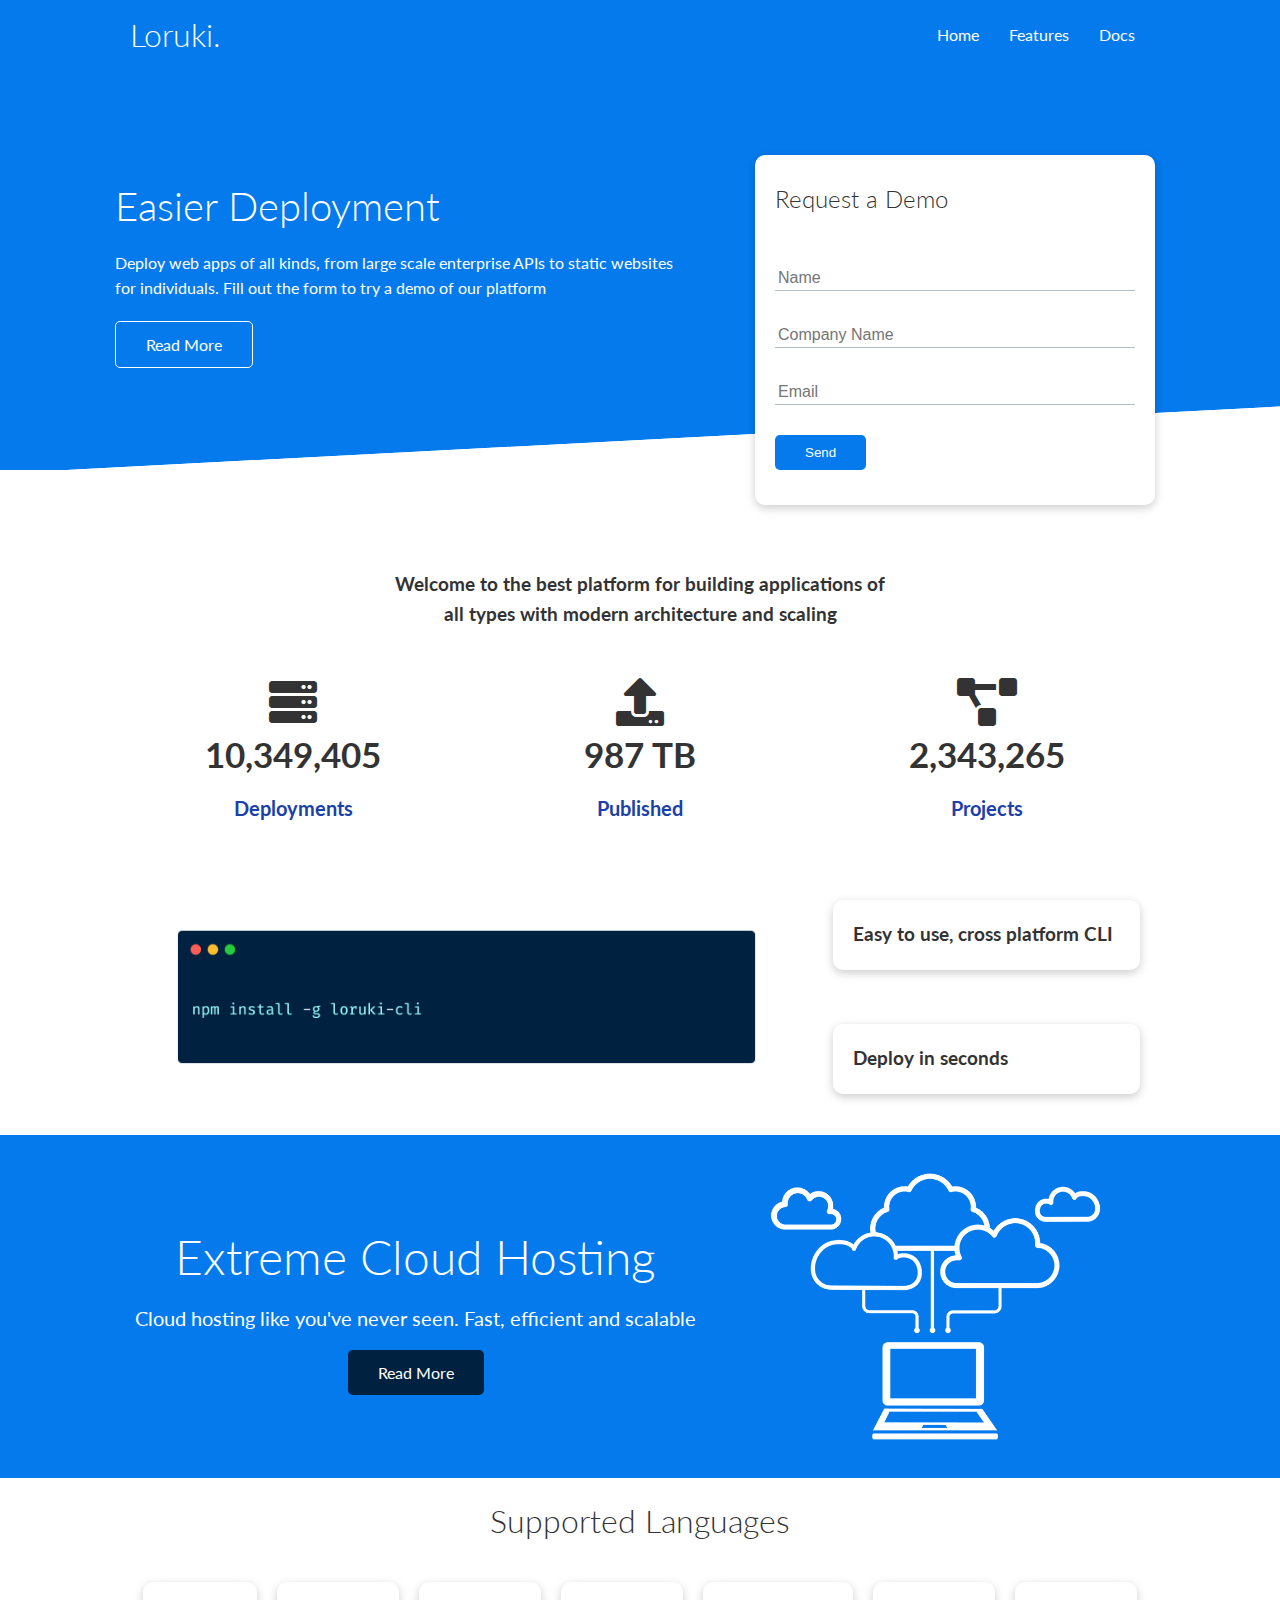
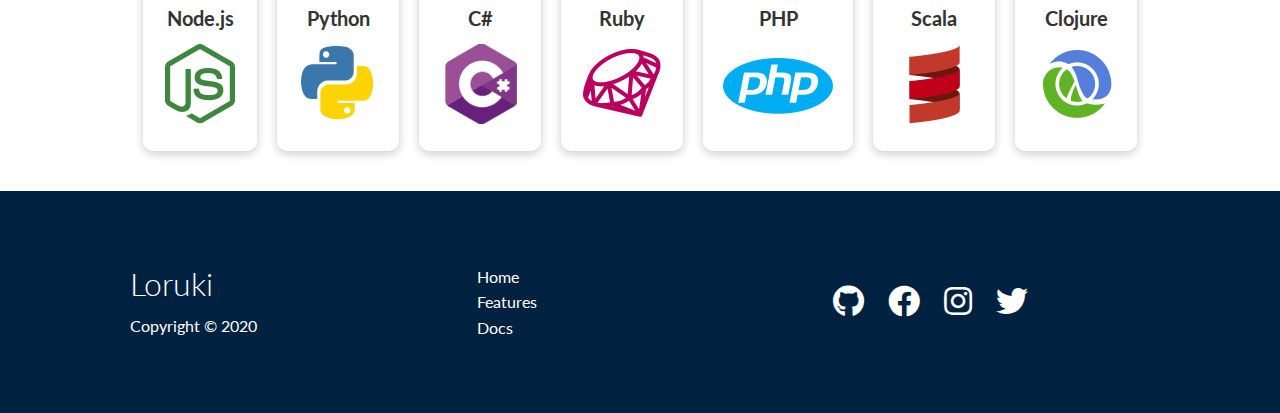
<file: index.html>
<!DOCTYPE html>
<html lang="en">
<head>
    <meta charset="UTF-8">
    <meta http-equiv="X-UA-Compatible" content="IE=edge">
    <meta name="viewport" content="width=device-width, initial-scale=1.0">
    <link rel="stylesheet" href="https://cdnjs.cloudflare.com/ajax/libs/font-awesome/5.15.4/css/all.min.css" integrity="sha512-1ycn6IcaQQ40/MKBW2W4Rhis/DbILU74C1vSrLJxCq57o941Ym01SwNsOMqvEBFlcgUa6xLiPY/NS5R+E6ztJQ==" crossorigin="anonymous" referrerpolicy="no-referrer" />
    <link rel="stylesheet" href="css/style.css">
    <link rel="stylesheet" href="css/utilities.css">
    <title>Loruki | Cloud Hosting For Everyone</title>
</head>
<body>
    <!-- Navbar -->
    <div class="navbar">
        <div class="container flex">
            <h1 class="logo">Loruki.</h1>
            <nav>
                <ul>
                    <li><a href="index.html">Home</a></li>
                    <li><a href="features.html">Features</a></li>
                    <li><a href="docs.html">Docs</a></li>
                </ul>
            </nav>
        </div>
    </div>

    <!-- Showcase -->
    <section class="showcase">
        <div class="container grid">
            <div class="showcase-text">
                <h1>Easier Deployment</h1>
                <p>Deploy web apps of all kinds, from
                large scale enterprise APIs to static
                websites for individuals. Fill out the
                form to try a demo of our platform</p>
                <a href="features.html" class="btn btn-outline">Read More</a>
            </div>

            <div class="showcase-form card">
                <h2>Request a Demo</h2>
                <form name="contact" method="POST" netlify-honeypot="bot-field" data-netlify="true">
                    <input type="hidden" name="form-name" value="contact">
                    <p class="hidden">
                        <label>Don't fill this out if you're human: <input 
                        name="bot-field" /></label>
                    </p>
                    <div class="form-control">
                        <input type="text" name="name"
                        placeholder="Name"
                        required>
                    </div>
                    <div class="form-control">
                        <input type="text" name="company"
                        placeholder="Company Name" required>
                    </div>
                    <div class="form-control">
                        <input type="email" name="email"
                        placeholder="Email"
                        required>
                    </div>
                    <input type="submit" value="Send" class="btn btn-primary">
                </form>
            </div>
        </div>
    </section>

    <!-- Stats -->
    <section class="stats">
        <div class="container">
            <h3 class="stats-heading text-center">
                Welcome to the best platform for building applications of all
                types with modern architecture and scaling
            </h3>

            <div class="grid grid-3 text-center my-4">
                <div>
                    <i class="fas fa-server fa-3x"></i>
                    <h3>10,349,405</h3>
                    <p class="text-secondary">Deployments</p>
                </div>
                <div>
                    <i class="fas fa-upload fa-3x"></i>
                    <h3>987 TB</h3>
                    <p class="text-secondary">Published</p>
                </div>
                <div>
                    <i class="fas fa-project-diagram fa-3x"></i>
                    <h3>2,343,265</h3>
                    <p class="text-secondary">Projects</p>
                </div>
            </div>
        </div>
    </section>

    <!-- Cli -->
    <section class="cli">
        <div class="container grid">
            <img src="images/cli.png" alt="">
            <div class="card">
                <h3>Easy to use, cross platform CLI</h3>
            </div>
            <div class="card">
                <h3>Deploy in seconds</h3>
            </div>
        </div>
    </section>

    <!-- Cloud -->
    <section class="cloud bg-primary my-2 py-2">
        <div class="container grid">
            <div class="text-center">
                <h2 class="lg">Extreme Cloud Hosting</h2>
                <p class="lead my-1">Cloud hosting like you've never seen.
                Fast, efficient and scalable</p>
                <a href="features.html" class="btn btn-dark">Read More</a>
            </div>
            <img src="images/cloud.png" alt="">
        </div>
    </section>

    <!-- Languages -->
    <section class="languages">
        <h2 class="md text-center my-2">
            Supported Languages
        </h2>
        <div class="container flex">
            <div class="card">
                <h4>Node.js</h4>
                <img src="images/logos/node.png" alt="">
            </div>
            <div class="card">
                <h4>Python</h4>
                <img src="images/logos/python.png" alt="">
            </div>
            <div class="card">
                <h4>C#</h4>
                <img src="images/logos/csharp.png" alt="">
            </div>
            <div class="card">
                <h4>Ruby</h4>
                <img src="images/logos/ruby.png" alt="">
            </div>
            <div class="card">
                <h4>PHP</h4>
                <img src="images/logos/php.png" alt="">
            </div>
            <div class="card">
                <h4>Scala</h4>
                <img src="images/logos/scala.png" alt="">
            </div>
            <div class="card">
                <h4>Clojure</h4>
                <img src="images/logos/clojure.png" alt="">
            </div>
        </div>
    </section>

    <!-- Footer -->
    <footer class="footer bg-dark py-5">
        <div class="container grid grid-3">
            <div>
                <h1>Loruki
                </h1>
                <p>Copyright &copy; 2020</p>
            </div>
            <nav>
                <ul>
                    <li><a href="index.html">Home</a></li>
                    <li><a href="features.html">Features</a></li>
                    <li><a href="docs.html">Docs</a></li>
                </ul>
            </nav>
            <div class="social">
                <a href="#"><i class="fab fa-github fa-2x"></i></a>
                <a href="#"><i class="fab fa-facebook fa-2x"></i></a>
                <a href="#"><i class="fab fa-instagram fa-2x"></i></a>
                <a href="#"><i class="fab fa-twitter fa-2x"></i></a>
            </div>
        </div>
    </footer>
</body>
</html>
</file>
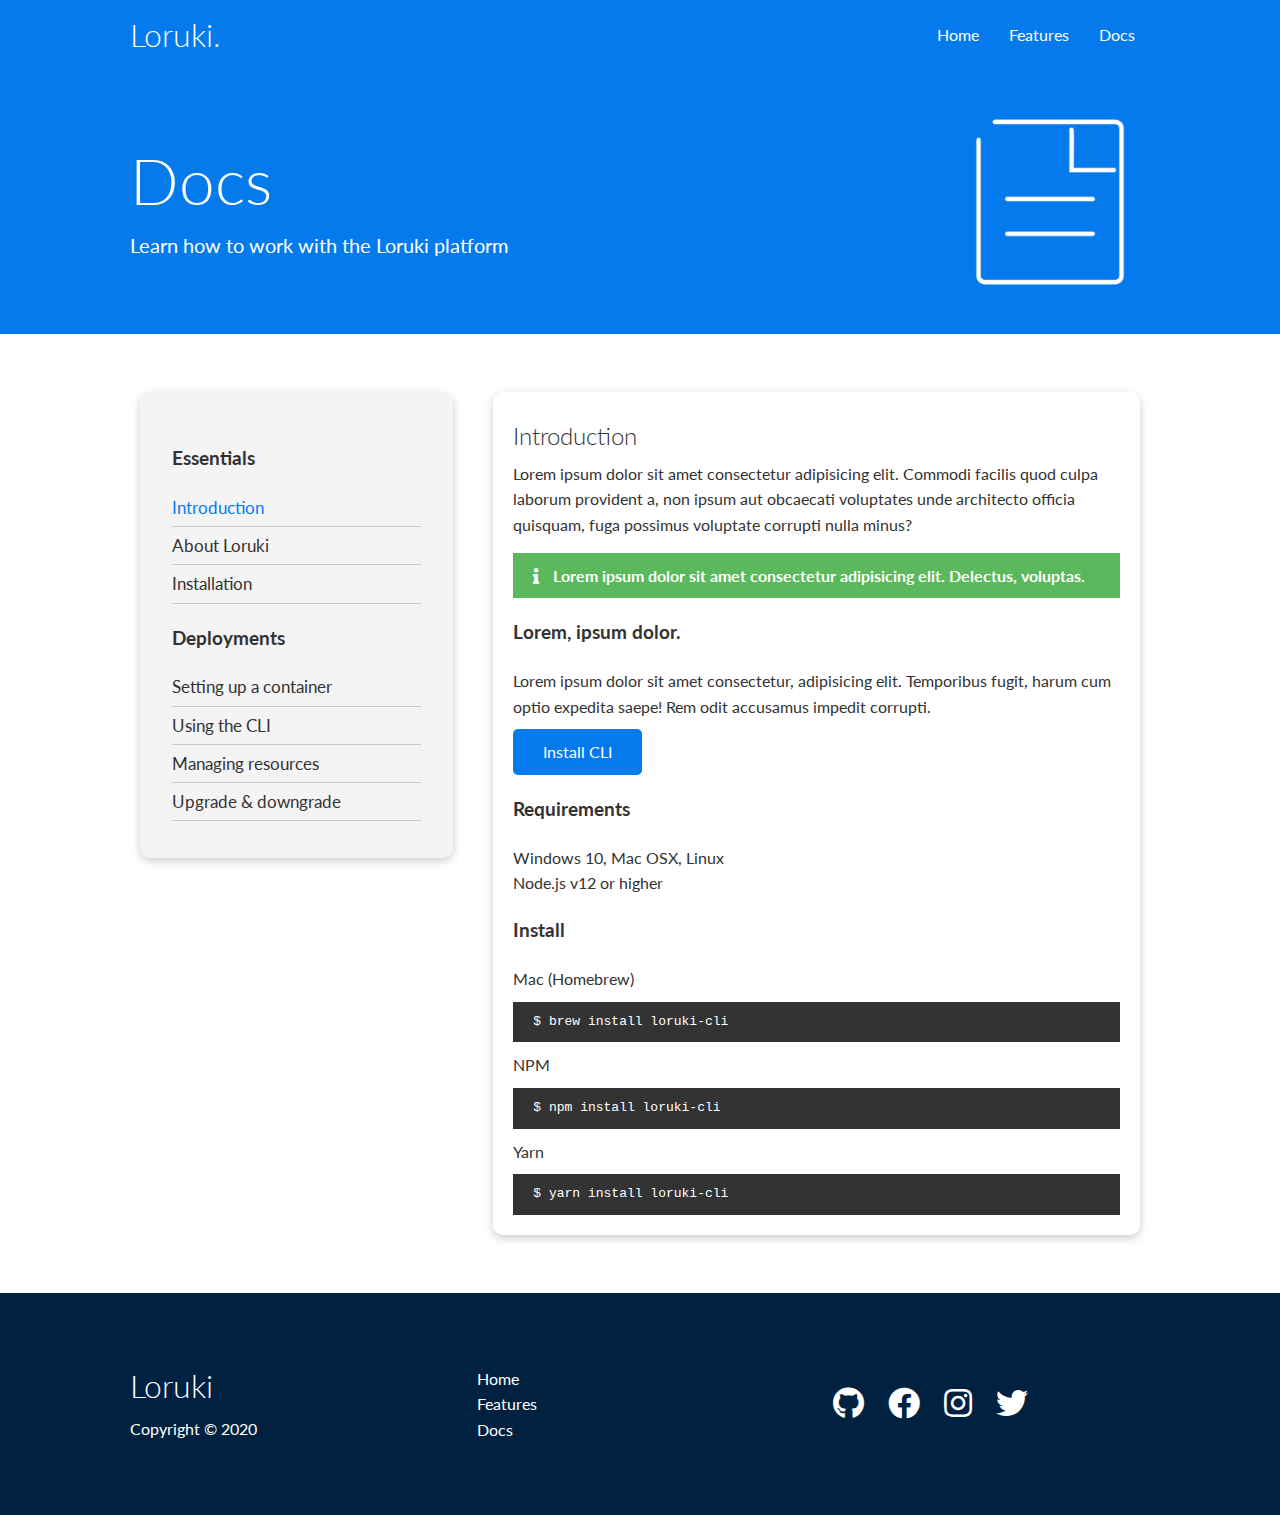
<file: docs.html>
<!DOCTYPE html>
<html lang="en">
<head>
    <meta charset="UTF-8">
    <meta http-equiv="X-UA-Compatible" content="IE=edge">
    <meta name="viewport" content="width=device-width, initial-scale=1.0">
    <link rel="stylesheet" href="https://cdnjs.cloudflare.com/ajax/libs/font-awesome/5.15.4/css/all.min.css" integrity="sha512-1ycn6IcaQQ40/MKBW2W4Rhis/DbILU74C1vSrLJxCq57o941Ym01SwNsOMqvEBFlcgUa6xLiPY/NS5R+E6ztJQ==" crossorigin="anonymous" referrerpolicy="no-referrer" />
    <link rel="stylesheet" href="css/style.css">
    <link rel="stylesheet" href="css/utilities.css">
    <title>Loruki | Cloud Hosting For Everyone</title>
</head>
<body>
    <!-- Navbar -->
    <div class="navbar">
        <div class="container flex">
            <h1 class="logo">Loruki.</h1>
            <nav>
                <ul>
                    <li><a href="index.html">Home</a></li>
                    <li><a href="features.html">Features</a></li>
                    <li><a href="docs.html">Docs</a></li>
                </ul>
            </nav>
        </div>
    </div>

    <!-- Head -->
    <section class="docs-head bg-primary py-3">
        <div class="container grid">
            <div>
                <h1 class="xl">Docs</h1>
                <p class="lead">
                    Learn how to work with the Loruki platform
                </p>
            </div>
            <img src="images/docs.png" alt="">
        </div>
    </section>

    <!-- Docs main -->
    <section class="docs-main my-4">
        <div class="container grid">
            <div class="card bg-light p-3">
                <h3 class="my-2">Essentials</h3>
                <nav>
                    <ul>
                        <li><a class="text-primary" href="#">Introduction</a></li>
                        <li><a href="#">About Loruki</a></li>
                        <li><a href="#">Installation</a></li>
                    </ul>
                </nav>
                
                <h3 class="my-2">Deployments</h3>
                <nav>
                    <ul>
                        <li><a href="#">Setting up a container</a></li>
                        <li><a href="#">Using the CLI</a></li>
                        <li><a href="#">Managing resources</a></li>
                        <li><a href="#">Upgrade & downgrade</a></li>
                    </ul>
                </nav>
            </div>
            <div class="card">
                <h2>Introduction</h2>
                <p>Lorem ipsum dolor sit amet consectetur adipisicing elit. Commodi facilis quod culpa laborum provident a, non ipsum aut obcaecati voluptates unde architecto officia quisquam, fuga possimus voluptate corrupti nulla minus?</p>
                
                <div class="alert alert-success">
                    <i class="fas fa-info"></i> Lorem ipsum dolor sit amet consectetur adipisicing elit. Delectus, voluptas.
                </div>
                
                <h3>Lorem, ipsum dolor.</h3>
                <p>Lorem ipsum dolor sit amet consectetur, adipisicing elit. Temporibus fugit, harum cum optio expedita saepe! Rem odit accusamus impedit corrupti.</p>
                <a href="" class="btn btn-primary">Install CLI</a>

                <h3>Requirements</h3>
                <ul>
                    <li>Windows 10, Mac OSX, Linux</li>
                    <li>Node.js v12 or higher</li>
                </ul>

                <h3>Install</h3>
                <p>Mac (Homebrew)</p>
                <pre><code>$ brew install loruki-cli</code></pre>
                <p>NPM</p>
                <pre><code>$ npm install loruki-cli</code></pre>
                <p>Yarn</p>
                <pre><code>$ yarn install loruki-cli</code></pre>
            </div>
        </div>
    </section>

    <!-- Footer -->
    <footer class="footer bg-dark py-5">
        <div class="container grid grid-3">
            <div>
                <h1>Loruki
                </h1>
                <p>Copyright &copy; 2020</p>
            </div>
            <nav>
                <ul>
                    <li><a href="index.html">Home</a></li>
                    <li><a href="features.html">Features</a></li>
                    <li><a href="docs.html">Docs</a></li>
                </ul>
            </nav>
            <div class="social">
                <a href="#"><i class="fab fa-github fa-2x"></i></a>
                <a href="#"><i class="fab fa-facebook fa-2x"></i></a>
                <a href="#"><i class="fab fa-instagram fa-2x"></i></a>
                <a href="#"><i class="fab fa-twitter fa-2x"></i></a>
            </div>
        </div>
    </footer>
</body>
</html>
</file>
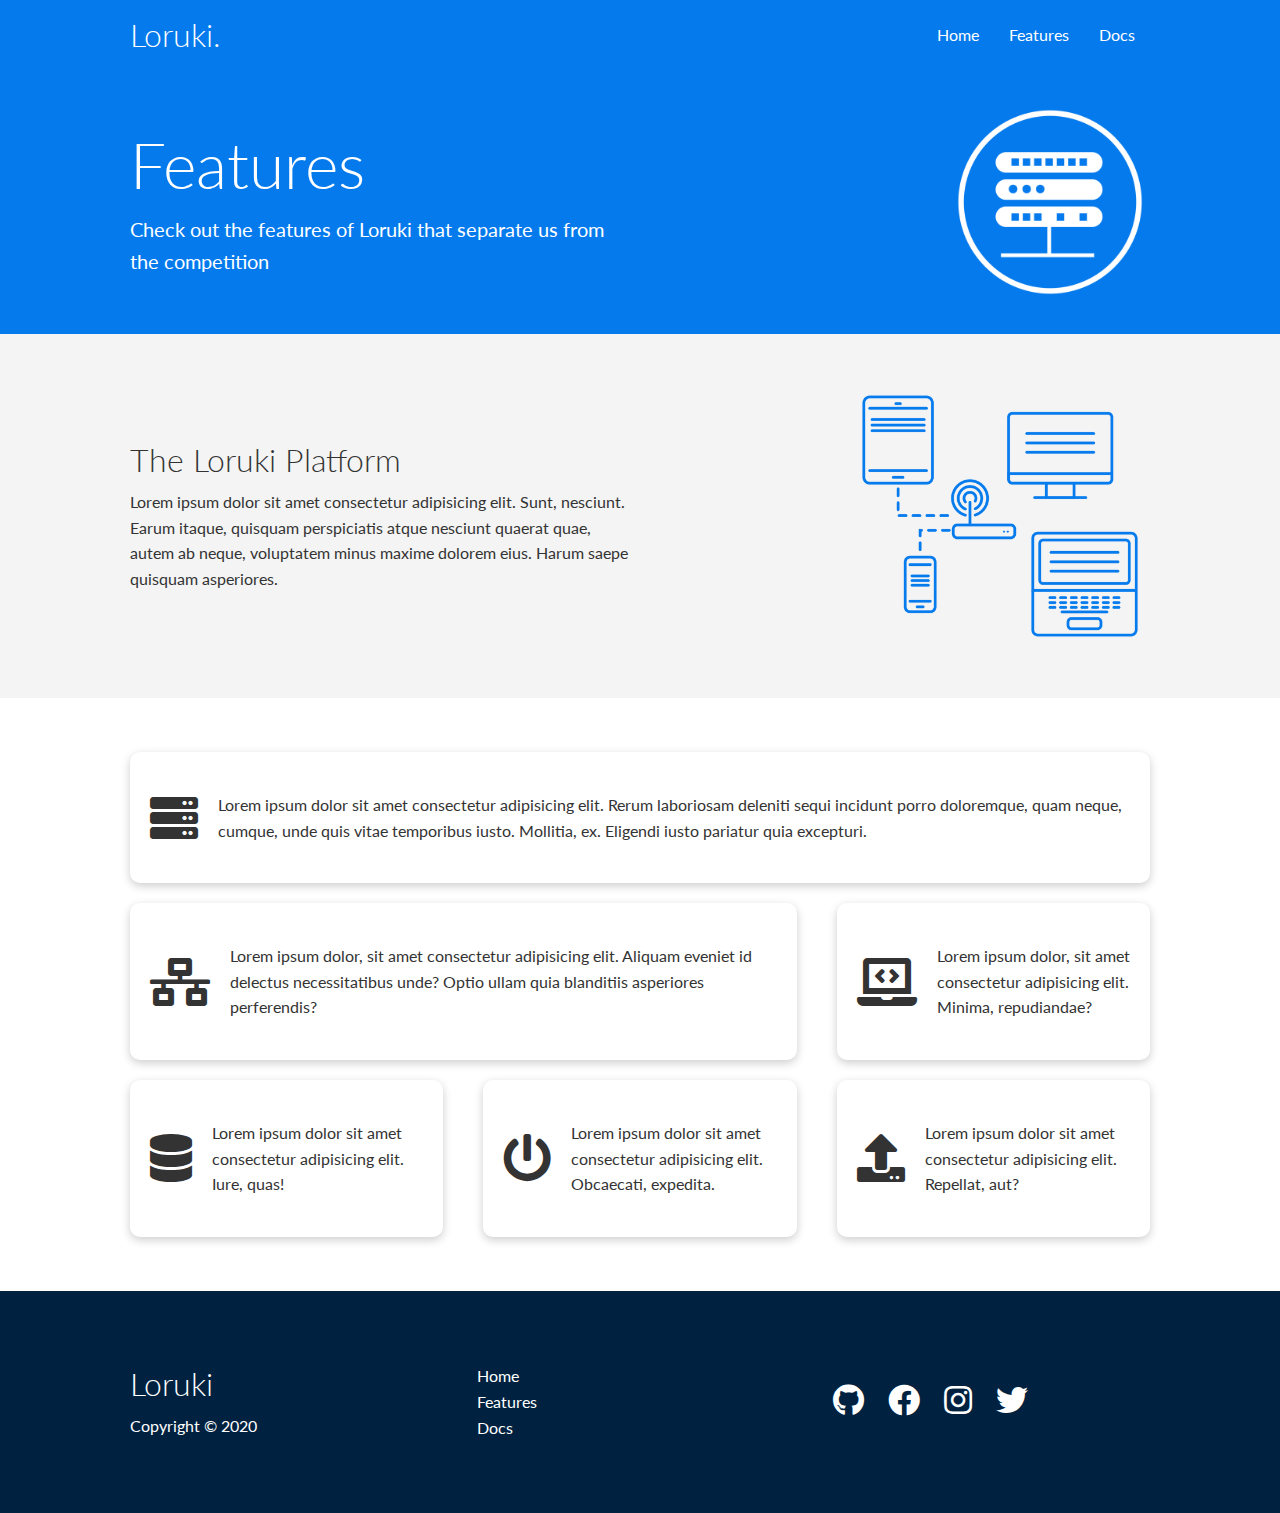
<file: features.html>
<!DOCTYPE html>
<html lang="en">
<head>
    <meta charset="UTF-8">
    <meta http-equiv="X-UA-Compatible" content="IE=edge">
    <meta name="viewport" content="width=device-width, initial-scale=1.0">
    <link rel="stylesheet" href="https://cdnjs.cloudflare.com/ajax/libs/font-awesome/5.15.4/css/all.min.css" integrity="sha512-1ycn6IcaQQ40/MKBW2W4Rhis/DbILU74C1vSrLJxCq57o941Ym01SwNsOMqvEBFlcgUa6xLiPY/NS5R+E6ztJQ==" crossorigin="anonymous" referrerpolicy="no-referrer" />
    <link rel="stylesheet" href="css/style.css">
    <link rel="stylesheet" href="css/utilities.css">
    <title>Loruki | Cloud Hosting For Everyone</title>
</head>
<body>
    <!-- Navbar -->
    <div class="navbar">
        <div class="container flex">
            <h1 class="logo">Loruki.</h1>
            <nav>
                <ul>
                    <li><a href="index.html">Home</a></li>
                    <li><a href="features.html">Features</a></li>
                    <li><a href="docs.html">Docs</a></li>
                </ul>
            </nav>
        </div>
    </div>

    <!-- Head -->
    <section class="features-head bg-primary py-3">
        <div class="container grid">
            <div>
                <h1 class="xl">Features</h1>
                <p class="lead">
                    Check out the features of Loruki that
                    separate us from the
                    competition
                </p>
            </div>
            <img src="images/server.png" alt="">
        </div>
    </section>

    <!-- Sub head -->
    <section class="features-sub-head bg-light py-3">
        <div class="container grid">
            <div>
                <h1 class="md">The Loruki Platform</h1>
                <p>
                    Lorem ipsum dolor sit amet consectetur adipisicing elit. Sunt, nesciunt. Earum itaque, quisquam perspiciatis atque nesciunt quaerat quae, autem ab neque, voluptatem minus maxime dolorem eius. Harum saepe quisquam asperiores.
                </p>
            </div>
            <img src="images/server2.png" alt="">
        </div>
    </section>

    <section class="features-main my-2">
        <div class="container grid grid-3">
            <div class="card flex">
                <i class="fas fa-server fa-3x"></i>
                <p>Lorem ipsum dolor sit amet consectetur adipisicing elit. Rerum laboriosam deleniti sequi incidunt porro doloremque, quam neque, cumque, unde quis vitae temporibus iusto. Mollitia, ex. Eligendi iusto pariatur quia excepturi.</p>
            </div>
            <div class="card flex">
                <i class="fas fa-network-wired fa-3x"></i>
                <p>Lorem ipsum dolor, sit amet consectetur adipisicing elit. Aliquam eveniet id delectus necessitatibus unde? Optio ullam quia blanditiis asperiores perferendis?</p>
            </div>
            <div class="card flex">
                <i class="fas fa-laptop-code fa-3x"></i>
                <p>Lorem ipsum dolor, sit amet consectetur adipisicing elit. Minima, repudiandae?</p>
            </div>
            <div class="card flex">
                <i class="fas fa-database fa-3x"></i>
                <p>Lorem ipsum dolor sit amet consectetur adipisicing elit. Iure, quas!</p>
            </div>
            <div class="card flex">
                <i class="fas fa-power-off fa-3x"></i>
                <p>Lorem ipsum dolor sit amet consectetur adipisicing elit. Obcaecati, expedita.</p>
            </div>
            <div class="card flex">
                <i class="fas fa-upload fa-3x"></i>
                <p>Lorem ipsum dolor sit amet consectetur adipisicing elit. Repellat, aut?</p>
            </div>
        </div>
    </section>

    <!-- Footer -->
    <footer class="footer bg-dark py-5">
        <div class="container grid grid-3">
            <div>
                <h1>Loruki
                </h1>
                <p>Copyright &copy; 2020</p>
            </div>
            <nav>
                <ul>
                    <li><a href="index.html">Home</a></li>
                    <li><a href="features.html">Features</a></li>
                    <li><a href="docs.html">Docs</a></li>
                </ul>
            </nav>
            <div class="social">
                <a href="#"><i class="fab fa-github fa-2x"></i></a>
                <a href="#"><i class="fab fa-facebook fa-2x"></i></a>
                <a href="#"><i class="fab fa-instagram fa-2x"></i></a>
                <a href="#"><i class="fab fa-twitter fa-2x"></i></a>
            </div>
        </div>
    </footer>
</body>
</html>
</file>
<file: css/style.css>
@import url('https://fonts.googleapis.com/css2?family=Lato:wght@300&family=Poppins:wght@300;400&display=swap');

:root {
    --primary-color: #047aed;
    --secondary-color: #1c3fa8;
    --dark-color: #002240;
    --light-color: #f4f4f4;
    --success-color: #5cb85c;
    --error-color: #d9534f;
}

* {
    box-sizing: border-box;
    padding: 0;
    margin: 0;
}

body {
    font-family: 'Lato', sans-serif;
    color: #333;
    line-height: 1.6;
}

ul {
    list-style-type: none;
}

a {
    text-decoration: none;
    color: #333;
}

h1, h2 {
    font-weight: 300;
    line-height: 1.2;
    margin: 10px 0;
}

p {
    margin: 10px 0;
}

img {
    width: 100%;
}

code, pre {
    background: #333;
    color: #fff;
    padding: 10px;
}

.hidden {
    visibility: hidden;
    height: 0;
}

/* Navbar */
.navbar {
    background-color: var(--primary-color);
    color: white;
    height: 70px;
}

.navbar ul {
    display: flex;
}

.navbar a {
    color: #fff;
    padding: 10px;
    margin: 0 5px;
}

.navbar a:hover {
    border-bottom: 2px #fff solid;
}

.navbar .flex {
    justify-content: space-between;
}

/* Showcase */
.showcase {
    height: 400px;
    background-color: var(--primary-color);
    color: #fff;
    position: relative;
}

.showcase h1 {
    font-size: 40px;
}

.showcase p {
    margin: 20px 0;
}

.showcase .grid {
    overflow: visible;
    grid-template-columns: 55% 45%;
    gap: 30px;
}

.showcase-text {
    animation: slideInFromLeft 1s ease-in;
}

.showcase-form {
    position: relative;
    top: 60px;
    height: 350px;
    width: 400px;
    padding: 40px;
    z-index: 100;
    justify-self: flex-end;
    animation: slideInFromRight 1s ease-in;
}

.showcase-form .form-control {
    margin: 30px 0;
}
.showcase-form input[type='text'],
.showcase-form input[type='email'] {
    border: 0;
    border-bottom: 1px solid #b4becb;
    width: 100%;
    padding: 3px;
    font-size: 16px;
}

.showcase-form input:focus {
    outline: none;
}

.showcase::before,
.showcase::after {
    content: '';
    position: absolute;
    height: 100px;
    bottom: -70px;
    right: 0;
    left: 0;
    background: #fff;
    transform: skewY(-3deg);
    -webkit-transform: skewY(-3deg);
    -moz-transform: skewY(-3deg);
    -ms-transform: skewY(-3deg);
}

/* Stats */
.stats {
    padding-top: 100px;
    animation: slideInFromBottom 1s ease-in;
}

.stats-heading {
    max-width: 500px;
    margin: auto;
}

.stats .grid h3 {
    font-size: 35px;
}

.stats .grid p {
    font-size: 20px;
    font-weight: bold;
}

/* Cli */
.cli .grid {
    grid-template-columns: repeat(3, 1fr);
    grid-template-rows: repeat(2, 1fr);
}

.cli .grid > *:first-child {
    grid-column: 1 / span 2;
    grid-row: 1 / span 2;
}

/* Cloud */
.cloud .grid {
    grid-template-columns: 4fr 3fr;
}

/* Languages */

.languages .flex {
    flex-wrap: wrap;
}

.languages .card {
    text-align: center;
    margin: 18px 10px 40px;
    transition: transform 0.2s ease-in;
}

.languages .card h4 {
    font-size: 20px;
    margin-bottom: 10px;
}

.languages .card:hover {
    transform: translateY(-15px);
}

/* Features */
.features-head img,
.docs-head img {
    width: 200px;
    justify-self: flex-end;
}

.features-sub-head img {
    width: 300px;
    justify-self: flex-end;
}

.features-main .card > i {
    margin-right: 20px;
}

.features-main .grid {
    padding: 30px;
}

.features-main .grid > *:first-child {
    grid-column: 1 / span 3;
}

.features-main .grid > *:nth-child(2) {
    grid-column: 1 / span 2;
}

/* Docs */
.docs-main h3 {
    margin: 20px 0;
}

.docs-main .grid {
    grid-template-columns: 1fr 2fr;
    align-items: flex-start;
}

.docs-main nav li {
    font-size: 17px;
    padding-bottom: 5px;
    margin-bottom: 5px;
    border-bottom: 1px #ccc solid;
}

.docs-main a:hover {
    font-weight: bold;
}

/* Footer */
.footer .social a {
    margin: 0 10px;
}

/* Animations */
@keyframes slideInFromLeft {
    0% {
        transform: translateX(-100%);
    }

    100% {
        transform: translateX(0);
    }
}

@keyframes slideInFromRight {
    0% {
        transform: translateX(100%);
    }

    100% {
        transform: translateX(0);
    }
}

@keyframes slideInFromTop {
    0% {
        transform: translateY(-100%);
    }

    100% {
        transform: translateX(0);
    }
}

@keyframes slideInFromBottom {
    0% {
        transform: translateY(100%);
    }

    100% {
        transform: translateX(0);
    }
}

/* Tablets and under */
@media(max-width: 768px) {
    .grid,
    .showcase .grid,
    .stats .grid,
    .cli .grid,
    .cloud .grid,
    .features-main .grid,
    .features-head .grid,
    .features-sub-head .grid,
    .docs-main .grid,
    .docs-head .grid {
        grid-template-columns: 1fr;
        grid-template-rows: 1fr;
    }

    .showcase {
        height: auto;
    }

    .showcase-text {
        text-align: center;
        margin-top: 40px;
        animation: slideInFromTop 1s ease-in;
    }
    
    .showcase-form {
        justify-self: center;
        margin: auto;
        animation: slideInFromBottom 1s ease-in;
    }

    .cli .grid > *:first-child {
        grid-column: 1;
        grid-row: 1;
    }

    .features-head,
    .features-sub-head,
    .docs-head {
        text-align: center;
    }
    
    .features-head img,
    .features-sub-head img,
    .docs-head img {
        justify-self: center;
    }

    .features-main .grid > *:first-child,
    .features-main .grid > *:nth-child(2) {
        grid-column: 1;
    } 
}

/* Mobile */
@media(max-width: 500px) {
    .navbar {
        height: 110px;
    }

    .navbar .flex {
        flex-direction: column;
    }

    .navbar ul {
        padding: 10px;
        background-color: rgba(0, 0, 0, 0.1);
    }
}
</file>
<file: css/utilities.css>
.container {
    max-width: 1100px;
    margin: 0 auto;
    overflow: auto;
    padding: 0 40px;
}

.card {
    background-color: #fff;
    color: #333;
    border-radius: 10px;
    box-shadow: 0 3px 10px rgba(0, 0, 0, 0.2);
    padding: 20px;
    margin: 10px;
}

.btn {
    display: inline-block;
    padding: 10px 30px;
    cursor: pointer;
    background: var(--primary-color);
    color: #fff;
    border: none;
    border-radius: 5px;
}

.btn-outline {
    background-color: transparent;
    border: 1px #fff solid;
}

.btn:hover {
    transform: scale(0.98);
}

/* Backgrounds & colored buttons */
.bg-primary,
.btn-primary {
    background-color: var(--primary-color);
    color: #fff;
}

.bg-secondary,
.btn-secondary {
    background-color: var(--secondary-color);
    color: #fff;
}

.bg-dark,
.btn-dark {
    background-color: var(--dark-color);
    color: #fff;
}

.bg-light,
.btn-light {
    background-color: var(--light-color);
    color: #333;
}

.bg-primary a,
.btn-primary a,
.bg-secondary a,
.btn-secondary a,
.bg-dark a,
.btn-dark a {
    color: #fff;
}

/* Text colors */
.text-primary {
    color: var(--primary-color);
}

.text-secondary {
    color: var(--secondary-color);
}

.text-dark {
    color: var(--dark-color);
}

.text-light {
    color: var(--light-color);
}

/* Text sizes */
.lead {
    font-size: 20px;
}

.sm {
    font-size: 1rem;
}

.md {
    font-size: 2rem;
}

.lg {
    font-size: 3rem;
}

.xl {
    font-size: 4rem;
}

.text-center {
    text-align: center;
}

/* Alert */
.alert {
    background-color: var(--light-color);
    padding: 10px 20px;
    font-weight: bold;
    margin: 15px 0;
}

.alert i {
    margin-right: 10px;
}

.alert-success {
    background-color: var(--success-color);
    color: #fff;
}

.alert-error {
    background-color: var(--error-color);
    color: #fff;
}

.flex {
    display: flex;
    justify-content: center;
    align-items: center;
    height: 100%;
}

/* gird Utility Class */
.grid {
    display: grid;
    grid-template-columns: repeat(2, 1fr);
    gap: 20px;
    justify-content: center;
    align-items: center;
    height: 100%;
}

.grid-3 {
    grid-template-columns: repeat(3, 1fr);
}

/* Margin */
.my-1 {
    margin: 1rem 0;
}

.my-2 {
    margin: 1.5rem 0;
}

.my-3 {
    margin: 2rem 0;
}

.my-4 {
    margin: 3rem 0;
}

.my-5 {
    margin: 4rem 0;
}

.m-1 {
    margin: 1rem;
}

.m-2 {
    margin: 1.5rem;
}

.m-3 {
    margin: 2rem;
}

.m-4 {
    margin: 3rem;
}

.m-5 {
    margin: 4rem;
}

/* Padding */
.py-1 {
    padding: 1rem 0;
}

.py-2 {
    padding: 1.5rem 0;
}

.py-3 {
    padding: 2rem 0;
}

.py-4 {
    padding: 3rem 0;
}

.py-5 {
    padding: 4rem 0;
}

.p-1 {
    padding: 1rem;
}

.p-2 {
    padding: 1.5rem;
}

.p-3 {
    padding: 2rem;
}

.p-4 {
    padding: 3rem;
}

.p-5 {
    padding: 4rem;
}
</file>
